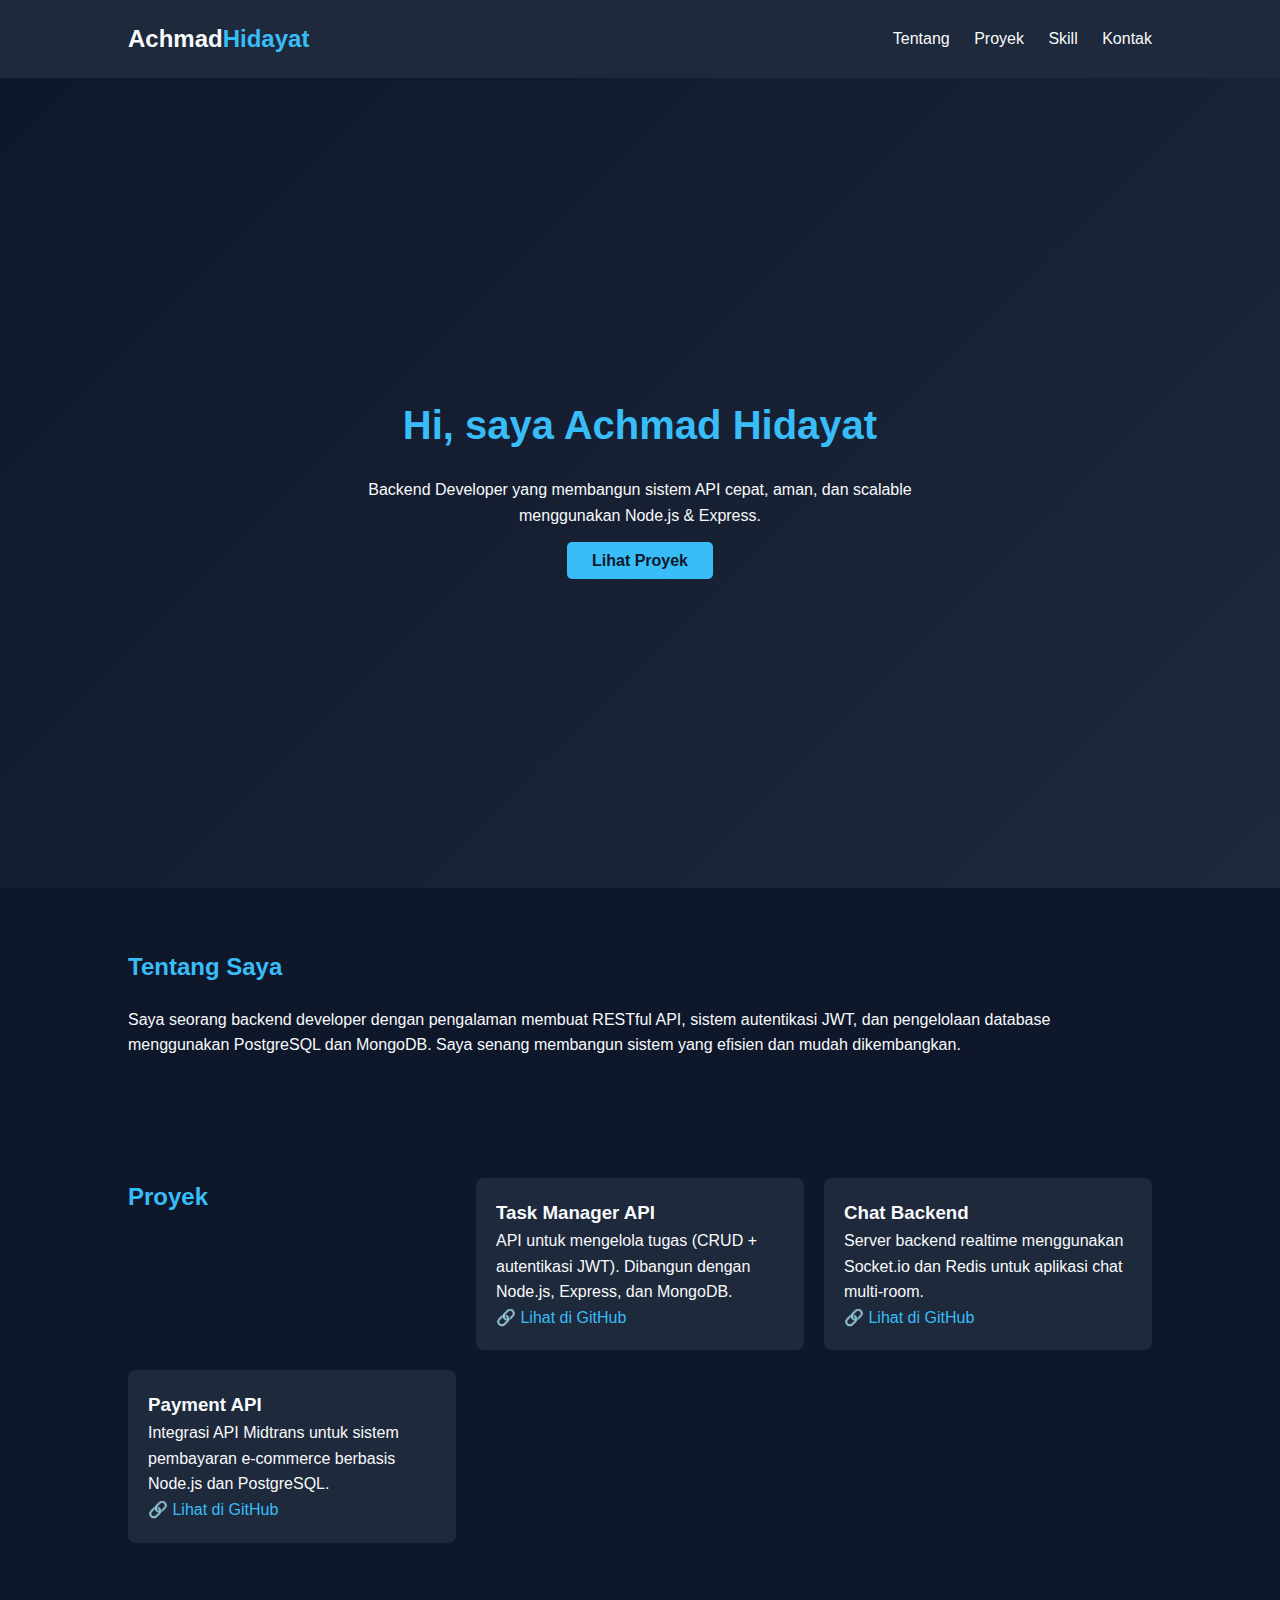
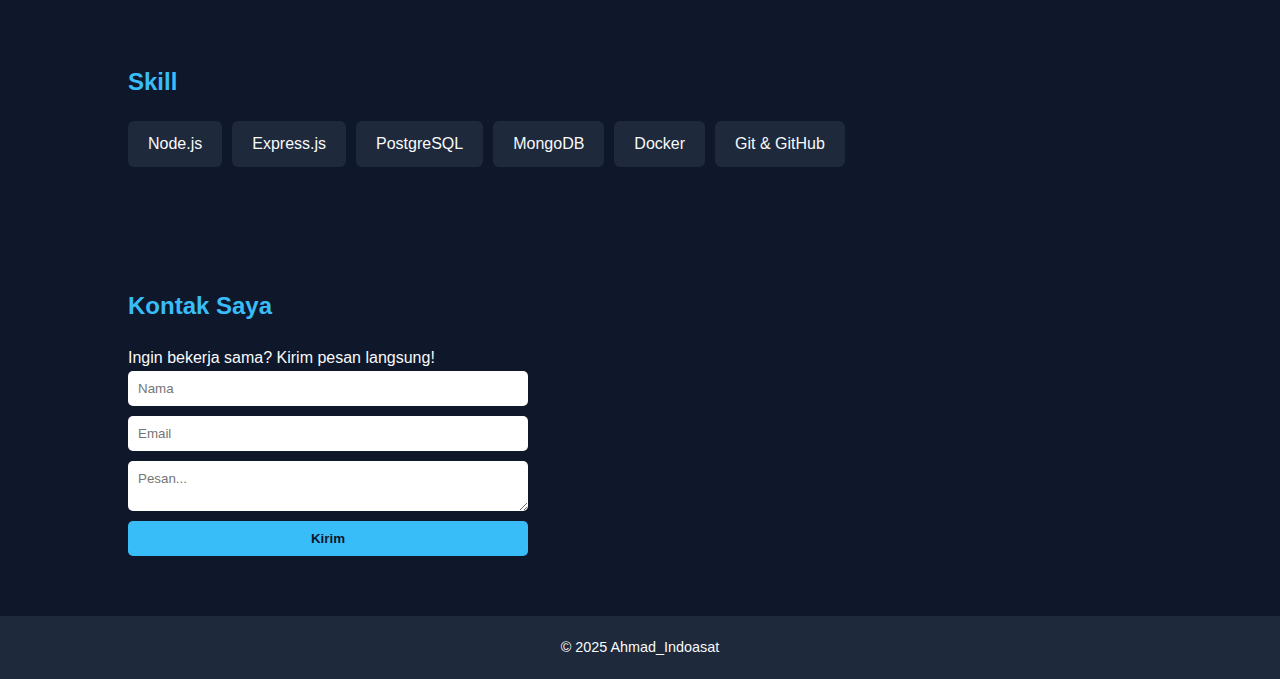
<file: Portofolio/index.html>
<!DOCTYPE html>
<html lang="id">
<head>
  <meta charset="UTF-8">
  <meta name="viewport" content="width=device-width, initial-scale=1.0">
  <title>Achmad Hidayat | Backend Developer</title>
  <link rel="stylesheet" href="style.css">
</head>
<body>
  <!-- ===== NAVBAR ===== -->
  <header>
    <h1 class="logo">Achmad<span>Hidayat</span></h1>
    <nav>
      <a href="#about">Tentang</a>
      <a href="#projects">Proyek</a>
      <a href="#skills">Skill</a>
      <a href="#contact">Kontak</a>
    </nav>
  </header>

  <!-- ===== HOME ===== -->
  <section class="hero">
    <div class="hero-text">
      <h2>Hi, saya <span>Achmad Hidayat</span></h2>
      <p>Backend Developer yang membangun sistem API cepat, aman, dan scalable menggunakan Node.js & Express.</p>
      <a href="#projects" class="btn">Lihat Proyek</a>
    </div>
  </section>

  <!-- ===== ABOUT ===== -->
  <section id="about" class="about">
    <h2>Tentang Saya</h2>
    <p>
      Saya seorang backend developer dengan pengalaman membuat RESTful API, sistem autentikasi JWT, dan pengelolaan database menggunakan PostgreSQL dan MongoDB.
      Saya senang membangun sistem yang efisien dan mudah dikembangkan.
    </p>
  </section>

  <!-- ===== PROJECTS ===== -->
  <section id="projects" class="projects">
    <h2>Proyek</h2>
    <div class="project-card">
      <h3>Task Manager API</h3>
      <p>API untuk mengelola tugas (CRUD + autentikasi JWT). Dibangun dengan Node.js, Express, dan MongoDB.</p>
      <a href="#" target="_blank">🔗 Lihat di GitHub</a>
    </div>
    <div class="project-card">
      <h3>Chat Backend</h3>
      <p>Server backend realtime menggunakan Socket.io dan Redis untuk aplikasi chat multi-room.</p>
      <a href="#" target="_blank">🔗 Lihat di GitHub</a>
    </div>
    <div class="project-card">
      <h3>Payment API</h3>
      <p>Integrasi API Midtrans untuk sistem pembayaran e-commerce berbasis Node.js dan PostgreSQL.</p>
      <a href="#" target="_blank">🔗 Lihat di GitHub</a>
    </div>
  </section>

  <!-- ===== SKILLS ===== -->
  <section id="skills" class="skills">
    <h2>Skill</h2>
    <ul>
      <li>Node.js</li>
      <li>Express.js</li>
      <li>PostgreSQL</li>
      <li>MongoDB</li>
      <li>Docker</li>
      <li>Git & GitHub</li>
    </ul>
  </section>

  <!-- ===== CONTACT ===== -->
  <section id="contact" class="contact">
    <h2>Kontak Saya</h2>
    <p>Ingin bekerja sama? Kirim pesan langsung!</p>
    <form>
      <input type="text" placeholder="Nama" required>
      <input type="email" placeholder="Email" required>
      <textarea placeholder="Pesan..." required></textarea>
      <button type="submit">Kirim</button>
    </form>
  </section>

  <!-- ===== FOOTER ===== -->
  <footer>
    <p>© 2025 Ahmad_Indoasat</p>
  </footer>
</body>
</html>
</file>
<file: Portofolio/style.css>
/* === RESET === */
* {
  margin: 0;
  padding: 0;
  box-sizing: border-box;
  font-family: "Poppins", sans-serif;
}

/* === BODY === */
body {
  background-color: #0f172a;
  color: #f8fafc;
  line-height: 1.6;
}

/* === HEADER === */
header {
  display: flex;
  justify-content: space-between;
  align-items: center;
  padding: 20px 10%;
  background: #1e293b;
  position: sticky;
  top: 0;
  z-index: 10;
}

.logo {
  font-size: 1.5em;
  font-weight: bold;
}
.logo span {
  color: #38bdf8;
}

nav a {
  color: #f8fafc;
  margin-left: 20px;
  text-decoration: none;
  font-weight: 500;
}
nav a:hover {
  color: #38bdf8;
}

/* === HERO === */
.hero {
  height: 90vh;
  display: flex;
  align-items: center;
  justify-content: center;
  text-align: center;
  background: linear-gradient(135deg, #0f172a, #1e293b);
  padding: 0 10%;
}
.hero-text h2 {
  font-size: 2.5em;
}
.hero-text span {
  color: #38bdf8;
}
.hero-text p {
  margin: 20px 0;
  max-width: 600px;
}
.btn {
  background: #38bdf8;
  color: #0f172a;
  padding: 10px 25px;
  border-radius: 5px;
  text-decoration: none;
  font-weight: bold;
}
.btn:hover {
  background: #0ea5e9;
}

/* === SECTION === */
section {
  padding: 60px 10%;
}
h2 {
  color: #38bdf8;
  margin-bottom: 20px;
}

/* === PROJECTS === */
.projects {
  display: grid;
  grid-template-columns: repeat(auto-fit, minmax(250px, 1fr));
  gap: 20px;
}
.project-card {
  background: #1e293b;
  padding: 20px;
  border-radius: 8px;
  transition: transform 0.3s ease;
}
.project-card:hover {
  transform: translateY(-5px);
}
.project-card a {
  color: #38bdf8;
  text-decoration: none;
}
.project-card a:hover {
  text-decoration: underline;
}

/* === SKILLS === */
.skills ul {
  display: flex;
  flex-wrap: wrap;
  gap: 10px;
  list-style: none;
}
.skills li {
  background: #1e293b;
  padding: 10px 20px;
  border-radius: 6px;
}

/* === CONTACT === */
form {
  display: flex;
  flex-direction: column;
  gap: 10px;
  max-width: 400px;
}
input, textarea {
  padding: 10px;
  border: none;
  border-radius: 5px;
}
button {
  background: #38bdf8;
  border: none;
  padding: 10px;
  color: #0f172a;
  border-radius: 5px;
  font-weight: bold;
}
button:hover {
  background: #0ea5e9;
}

/* === FOOTER === */
footer {
  text-align: center;
  padding: 20px;
  background: #1e293b;
  font-size: 0.9em;
}
</file>
